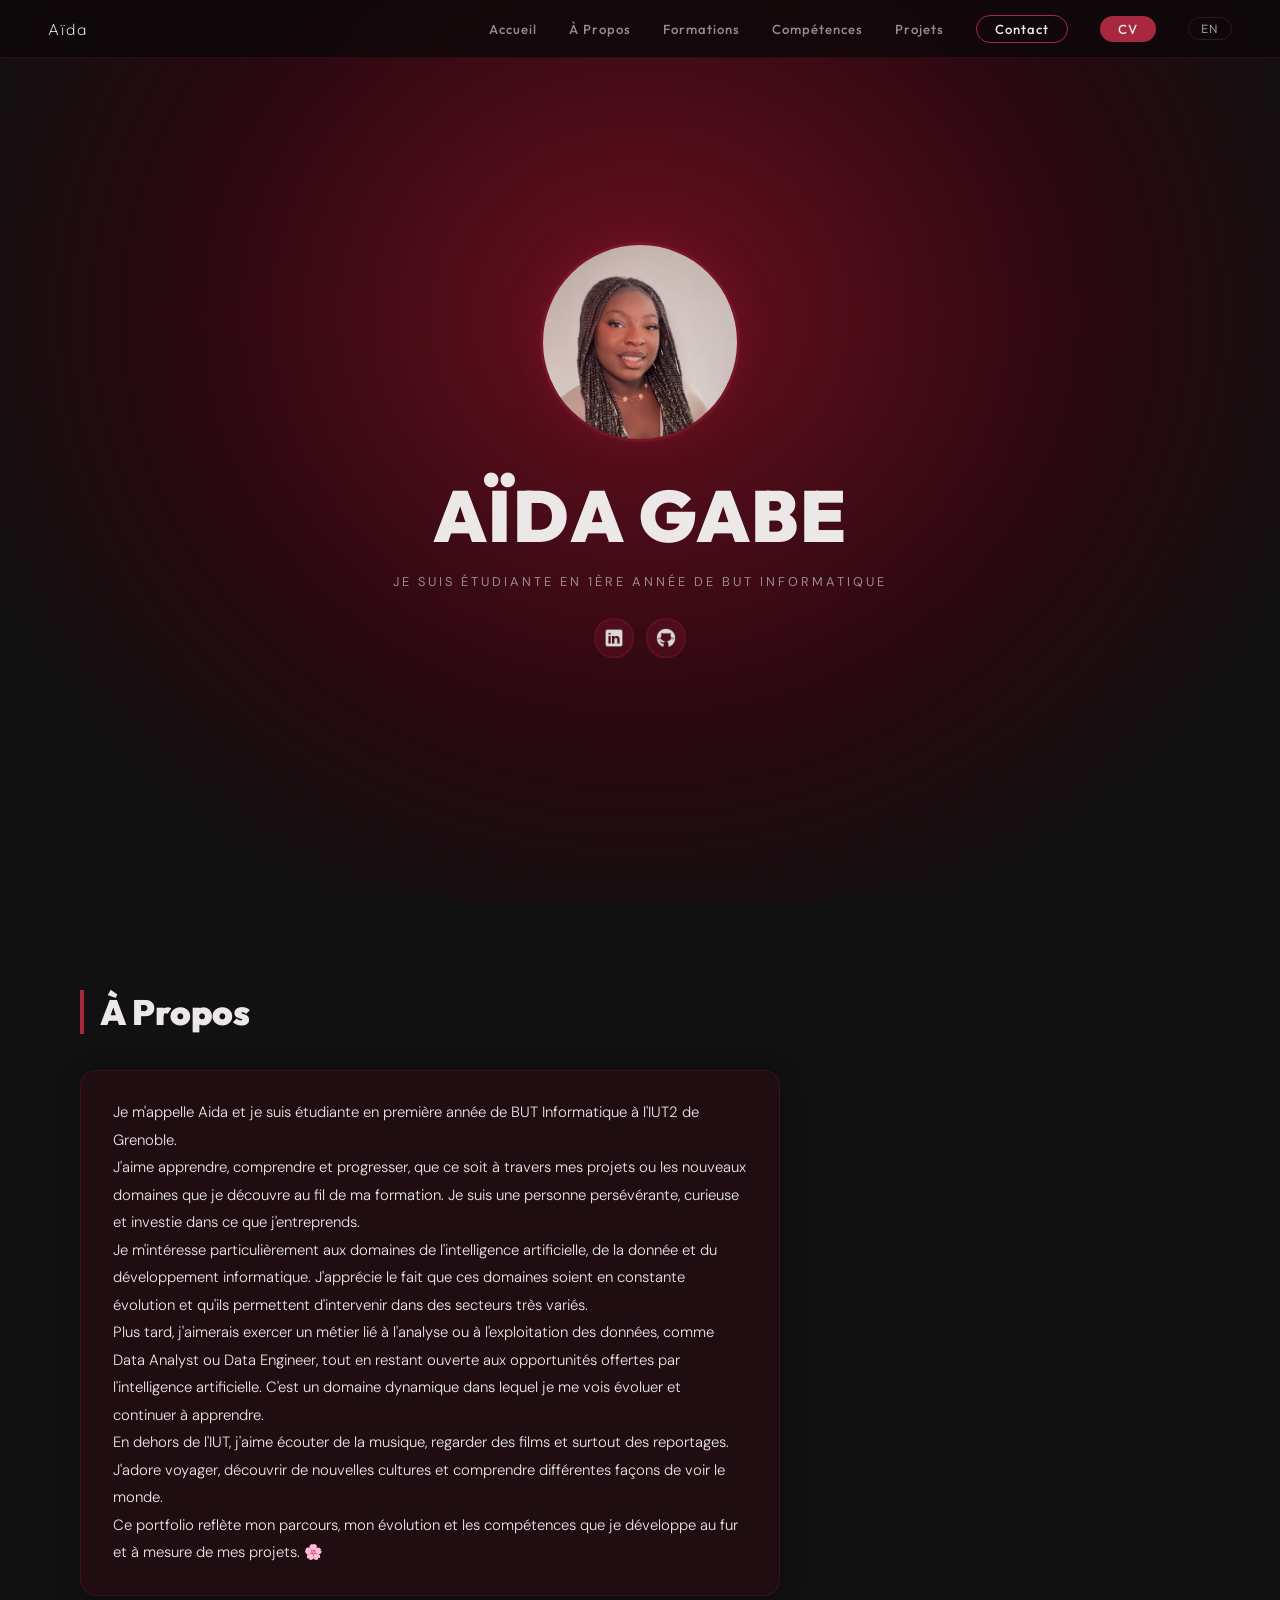
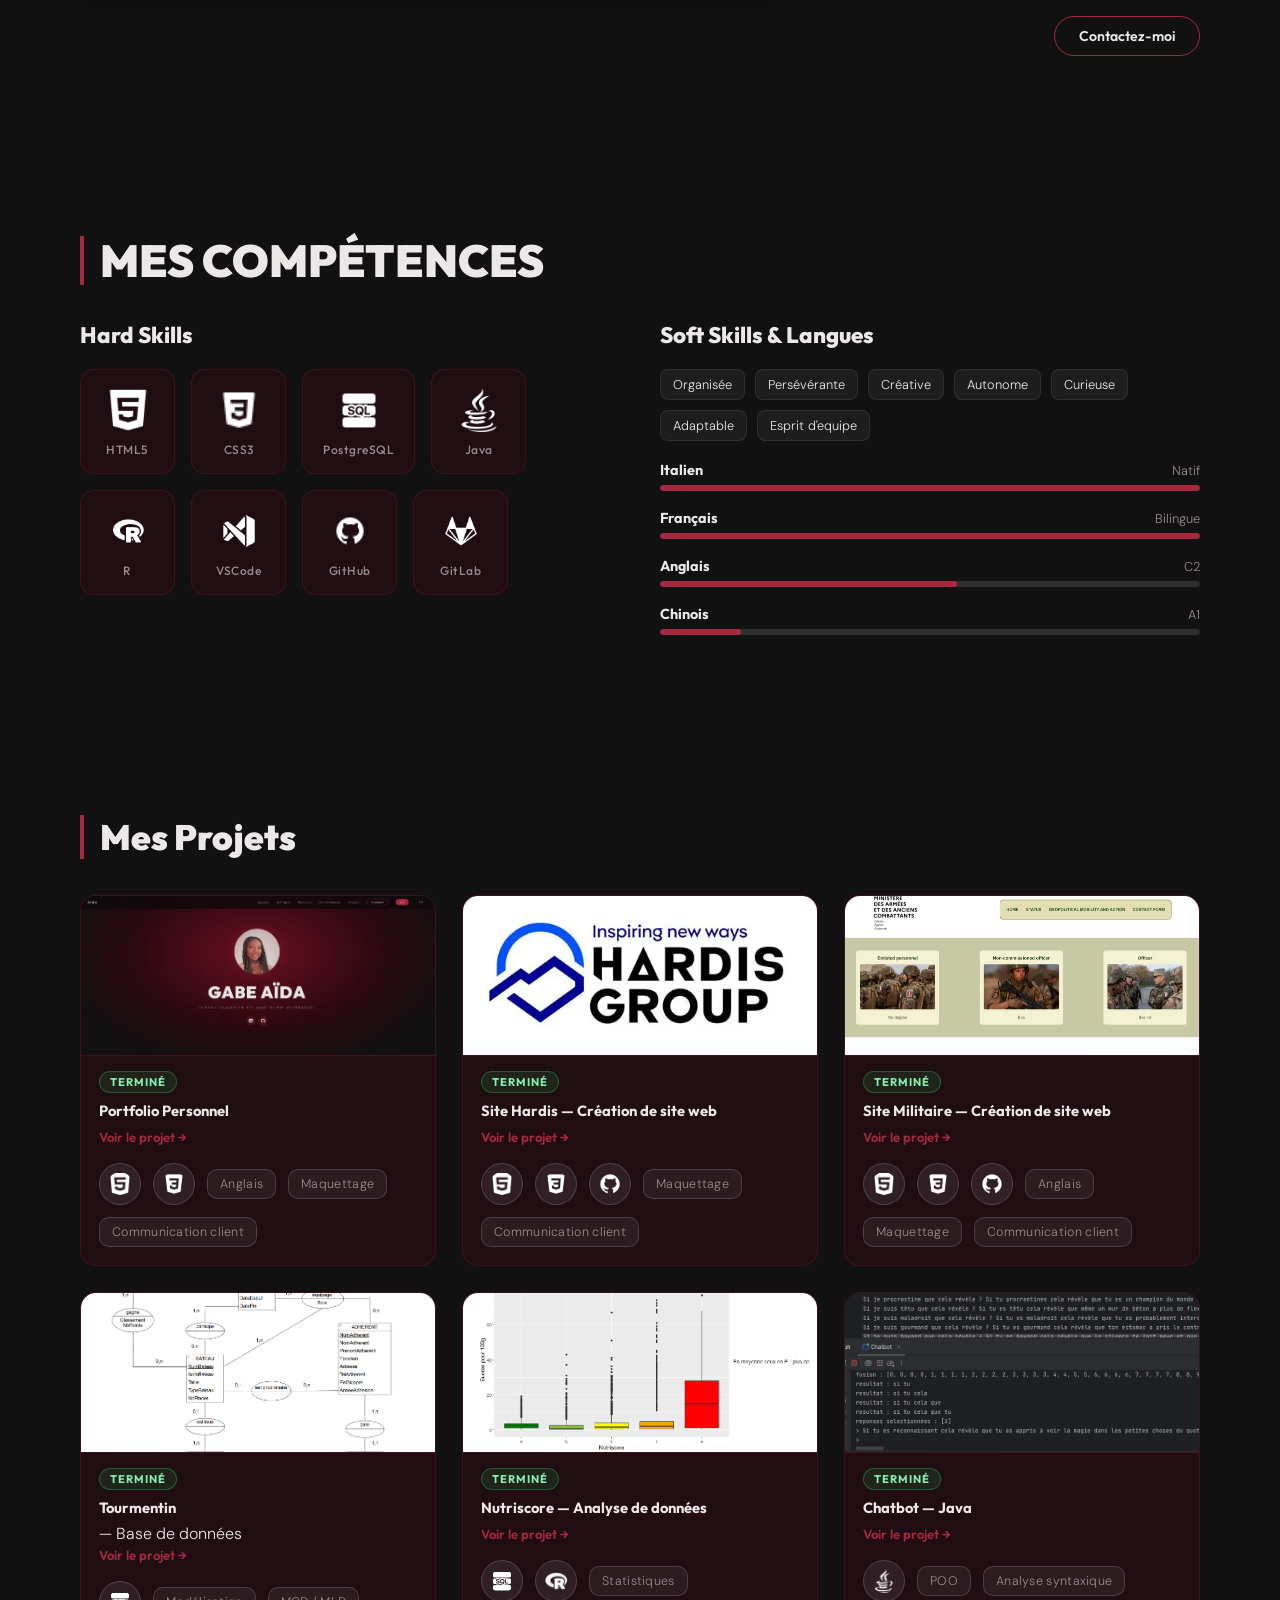
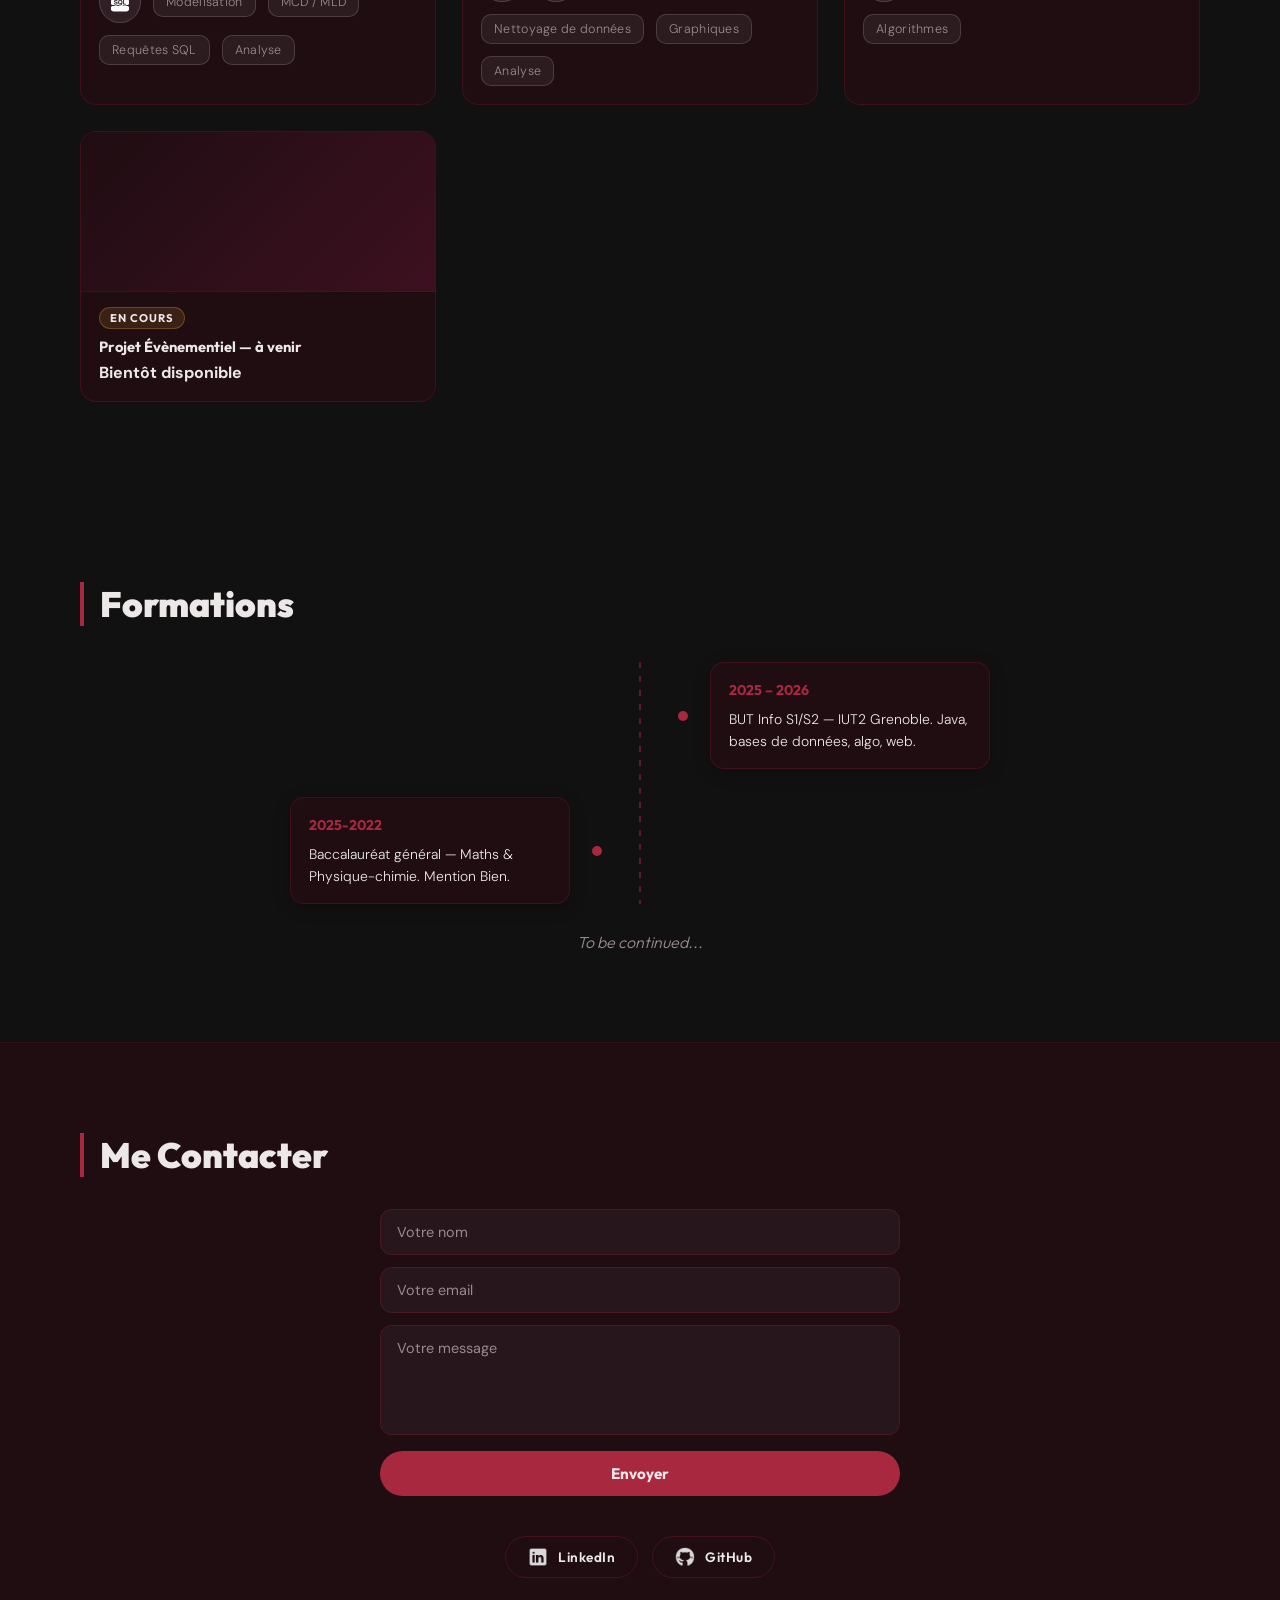
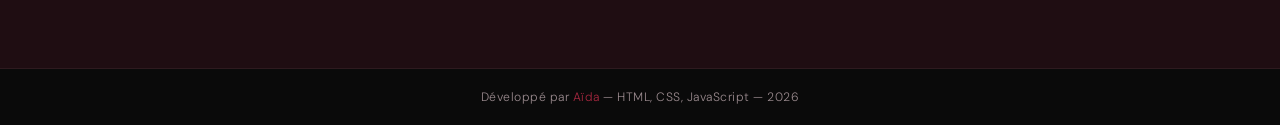
<file: index.html>
<!DOCTYPE html>
<html lang="fr">
<head>
  <meta charset="UTF-8">
  <meta name="viewport" content="width=device-width, initial-scale=1.0">
  <title>Aïda — Portfolio</title>
  <link rel="stylesheet" href="style.css">
  <link href="https://fonts.googleapis.com/css2?family=Outfit:wght@400;600;700;900&family=DM+Sans:wght@300;400;500&family=Great+Vibes&display=swap" rel="stylesheet">
</head>
<body>

  <!-- ===== NAVIGATION ===== -->
  <nav>
    <span class="nav-nom">Aïda</span>
    <a href="#accueil" data-fr="Accueil" data-en="Home">Accueil</a>
    <a href="#apropos" data-fr="À Propos" data-en="About">À Propos</a>
    <a href="#parcours" data-fr="Formations" data-en="Education">Formations</a>
    <a href="#competences" data-fr="Compétences" data-en="Skills">Compétences</a>
    <a href="#projets" data-fr="Projets" data-en="Projects">Projets</a>
    <a href="#contact" class="btn-contact" data-fr="Contact" data-en="Contact">Contact</a>
    <a href="CV_Aida-Gabe-Data_analysteJ.pdf" class="btn-cv" target="_blank">CV</a>
    <button class="btn-lang" onclick="toggleLang()">EN</button>
  </nav>

  <!-- ===== HERO ===== -->
  <section id="accueil">
   
    <div class="hero-cercle">
      <img src="photo aida.jpeg" alt="Photo d'Aïda" class="photo-placeholder">
    </div>

    <h1>AÏDA GABE</h1>
    <p class="hero-sous-titre" data-fr="JE SUIS ÉTUDIANTE EN 1ÈRE ANNÉE DE BUT INFORMATIQUE"
      data-en="I AM A 1ST YEAR BUT COMPUTER SCIENCE STUDENT">
      JE SUIS ÉTUDIANTE EN 1ÈRE ANNÉE DE BUT INFORMATIQUE
    </p>

    <div class="hero-liens">
      <a href="https://www.linkedin.com/in/aïda-gabe-3540943b4" target="_blank">
        <img src="icons8-linkedin-50.png" alt="LinkedIn">
      </a>
      <a href="https://github.com/aidaag" target="_blank">
        <img src="icons8-github-50.png" alt="GitHub">
      </a>
    </div>

  </section>

  <!-- ===== A PROPOS ===== -->
  <section id="apropos">
  <h2 data-fr="À Propos" data-en="About Me">À Propos</h2>
  <div class="carte">

    <p data-fr="Je m'appelle Aida et je suis étudiante en première année de BUT Informatique à l'IUT2 de Grenoble."
       data-en="My name is Aida, and I am a first-year Computer Science student at IUT2 Grenoble.">
      Je m'appelle Aida et je suis étudiante en première année de BUT Informatique à l'IUT2 de Grenoble.
    </p>

    <p data-fr="J'aime apprendre, comprendre et progresser, que ce soit à travers mes projets ou les nouveaux domaines que je découvre au fil de ma formation. Je suis une personne  persévérante, curieuse et investie dans ce que j'entreprends."
       data-en="I enjoy learning, exploring new concepts, and improving my skills through the projects I work on. I am a curious and dedicated person, and I like investing myself fully in what I do.">
      J'aime apprendre, comprendre et progresser, que ce soit à travers mes projets ou les nouveaux domaines que je découvre au fil de ma formation. Je suis une personne persévérante, curieuse et investie dans ce que j'entreprends.
    </p>

    <p data-fr="Je m'intéresse particulièrement aux domaines de l'intelligence artificielle, de la donnée et du développement informatique. J'apprécie le fait que ces domaines soient en constante évolution et qu'ils permettent d'intervenir dans des secteurs très variés."
       data-en="I am particularly interested in artificial intelligence, data, and software development. I appreciate that these fields are constantly evolving and allow you to work across a wide variety of sectors.">
      Je m'intéresse particulièrement aux domaines de l'intelligence artificielle, de la donnée et du développement informatique. J'apprécie le fait que ces domaines soient en constante évolution et qu'ils permettent d'intervenir dans des secteurs très variés.
    </p>

    <p data-fr="Plus tard, j'aimerais exercer un métier lié à l'analyse ou à l'exploitation des données, comme Data Analyst ou Data Engineer, tout en restant ouverte aux opportunités offertes par l'intelligence artificielle. C'est un domaine dynamique dans lequel je me vois évoluer et continuer à apprendre."
       data-en="In the future, I would like to work in a role related to data analysis or data engineering, such as Data Analyst or Data Engineer, while staying open to the opportunities offered by artificial intelligence. It is a dynamic field where I see myself growing and continuing to learn.">
      Plus tard, j'aimerais exercer un métier lié à l'analyse ou à l'exploitation des données, comme Data Analyst ou Data Engineer, tout en restant ouverte aux opportunités offertes par l'intelligence artificielle. C'est un domaine dynamique dans lequel je me vois évoluer et continuer à apprendre.
    </p>

    <p data-fr="En dehors de l'IUT, j'aime écouter de la musique, regarder des films et surtout des reportages. J'adore voyager, découvrir de nouvelles cultures et comprendre différentes façons de voir le monde."
       data-en="Outside of my studies, I enjoy listening to music, watching movies and especially documentaries. I love traveling and discovering new cultures, as it helps me broaden my perspective.">
      En dehors de l'IUT, j'aime écouter de la musique, regarder des films et surtout des reportages. J'adore voyager, découvrir de nouvelles cultures et comprendre différentes façons de voir le monde.
    </p>

    <p data-fr="Ce portfolio reflète mon parcours, mon évolution et les compétences que je développe au fur et à mesure de mes projets. 🌸"
       data-en="This portfolio showcases my journey, my progress, and the skills I continue to develop throughout my studies. 🌸">
      Ce portfolio reflète mon parcours, mon évolution et les compétences que je développe au fur et à mesure de mes projets. 🌸
    </p>

  </div>
  <a href="#contact" class="btn-rose" data-fr="Contactez-moi" data-en="Contact me">Contactez-moi</a>
  <div style="clear:both"></div>
</section>
  

  <!-- ===== COMPETENCES ===== -->
<section id="competences">
  <h2 class="titre-competences"
      data-fr="MES COMPÉTENCES"
      data-en="MY SKILLS">
    MES<br>COMPÉTENCES
  </h2>

  <div class="skills-layout">

    <!-- HARD SKILLS -->
    <div class="skills-column">
      <h3 class="skills-subtitle">Hard Skills</h3>

      <div class="competences-grille">
        <div class="badge">
          <div class="badge-icone"><img src="icons8-html-50.png" alt="HTML"></div>
          <span>HTML5</span>
        </div>
        <div class="badge">
          <div class="badge-icone"><img src="icons8-css-logo-30.png" alt="CSS"></div>
          <span>CSS3</span>
        </div>
        <div class="badge">
          <div class="badge-icone"><img src="icons8-sql-48.png" alt="SQL"></div>
          <span>PostgreSQL</span>
        </div>
        <div class="badge">
          <div class="badge-icone"><img src="icons8-java-50.png" alt="Java"></div>
          <span>Java</span>
        </div>
        <div class="badge">
          <div class="badge-icone badge-icone-r"><img src="icons8-r-project-50.png" alt="R"></div>
          <span>R</span>
        </div>
        <div class="badge">
          <div class="badge-icone badge-icone-r"><img src="icons8-visual-studio-50.png" alt="VSCode"></div>
          <span>VSCode</span>
        </div>
        <div class="badge">
          <div class="badge-icone badge-icone-r"><img src="icons8-github-logo-30.png" alt="GitHub"></div>
          <span>GitHub</span>
        </div>
        <div class="badge">
          <div class="badge-icone badge-icone-r"><img src="icons8-gitlab-50.png" alt="GitLab"></div>
          <span>GitLab</span>
        </div>
      </div>
    </div>

    <!-- SOFT SKILLS + LANGUES -->
    <div class="skills-column">
      <h3 class="skills-subtitle">Soft Skills & Langues</h3>
      <div class="softskills-list">
        <span class="tech-tag" data-fr="Organisée" data-en="Organized">Organisée</span>
        <span class="tech-tag" data-fr="Persévérante" data-en="Persistent">Persévérante</span>
        <span class="tech-tag" data-fr="Créative" data-en="Creative">Créative</span>
        <span class="tech-tag" data-fr="Autonome" data-en="Autonomous">Autonome</span>
        <span class="tech-tag" data-fr="Curieuse" data-en="Curious">Curieuse</span>
        <span class="tech-tag" data-fr="Adaptable" data-en="Adaptable">Adaptable</span>
        <span class="tech-tag" data-fr="Esprit d'equipe" data-en="Teamwork">Esprit d'equipe</span>

      </div>


      <div class="langues-container">

  <div class="langue-ligne">
    <div class="langue-header">
      <div class="langue-info">
        <span class="langue-nom" data-fr="Italien" data-en="Italian">Italien</span>
      </div>
      <span class="langue-niveau" data-fr="Natif" data-en="Native">Natif</span>
    </div>
    <div class="langue-barre-fond">
      <div class="langue-barre-remplissage" style="width: 100%"></div>
    </div>
  </div>

  <div class="langue-ligne">
    <div class="langue-header">
      <div class="langue-info">
        <span class="langue-nom" data-fr="Français" data-en="French">Français</span>
      </div>
      <span class="langue-niveau" data-fr="Bilingue" data-en="Bilingual">Bilingue</span>
    </div>
    <div class="langue-barre-fond">
      <div class="langue-barre-remplissage" style="width: 100%"></div>
    </div>
  </div>

  <div class="langue-ligne">
    <div class="langue-header">
      <div class="langue-info">
        <span class="langue-nom" data-fr="Anglais" data-en="English">Anglais</span>
      </div>
      <span class="langue-niveau" data-fr="C2" data-en="C2">C2</span>
    </div>
    <div class="langue-barre-fond">
      <div class="langue-barre-remplissage" style="width: 55%"></div>
    </div>
  </div>

  <div class="langue-ligne">
    <div class="langue-header">
      <div class="langue-info">
        <span class="langue-nom" data-fr="Chinois" data-en="Chinese">Chinois</span>
      </div>
      <span class="langue-niveau" data-fr="A1" data-en="A1">A1</span>
      </div>
      <div class="langue-barre-fond">
        <div class="langue-barre-remplissage" style="width: 15%"></div>
      </div>
    </div>

  </div>

    </div>

  </div>
</section>


  <!-- ===== PROJETS ===== -->
  <section id="projets">
    <h2 class="titre-projets" data-fr="Mes Projets" data-en="My Projects">Mes Projets</h2>
    <div class="projets-grille">

      <div class="projet-carte">
        <div class="projet-image">
          <img src="image_portfoliopng.png" >
        </div>
        <div class="projet-info">
          <span class="badge-statut badge-termine" data-fr="TERMINÉ" data-en="COMPLETED">TERMINÉ</span>
          <p class="projet-nom" data-fr="Portfolio Personnel" data-en="Personal Portfolio">Portfolio Personnel</p>
          <p class="projet-lien"><a href="Projets.html#portfolio" data-fr="Voir le projet →" data-en="See project →">Voir le projet →</a></p>
          <div class="projet-tech">
            <img src="icons8-html-50.png" alt="HTML">
            <img src="icons8-css-logo-30.png" alt="CSS">
            <span class="tech-tag" data-fr="Anglais" data-en="English">Anglais</span>
            <span class="tech-tag" data-fr="Maquettage" data-en="Mockup design">Maquettage</span>
            <span class="tech-tag" data-fr="Communication client" data-en="Client communication">Communication client</span>
          </div>
        </div>
      </div>

      <div class="projet-carte">
        <div class="projet-image">
          <img src="hardis.png.webp" alt="portfolio">
        </div>
        <div class="projet-info">
          <span class="badge-statut badge-termine" data-fr="TERMINÉ" data-en="COMPLETED">TERMINÉ</span>
          <p class="projet-nom" data-fr="Site Hardis — Création de site web" data-en="Hardis Website">Site Hardis — Création de site web</p>
          <p class="projet-lien"><a href="Projets.html#hardis" data-fr="Voir le projet →" data-en="See project →">Voir le projet →</a></p>
        <div class="projet-tech">
            <img src="icons8-html-50.png" alt="HTML">
            <img src="icons8-css-logo-30.png" alt="CSS">
            <img src="icons8-github-logo-30.png" alt="GitHub">
            <span class="tech-tag" data-fr="Maquettage" data-en="Mockup design">Maquettage</span>
            <span class="tech-tag" data-fr="Communication client" data-en="Client communication">Communication client</span> 
          </div>
        </div>
      </div>

      <div class="projet-carte">
        <div class="projet-image">
          <img src="military.png" >
        </div>
        <div class="projet-info">
          <span class="badge-statut badge-termine" data-fr="TERMINÉ" data-en="COMPLETED">TERMINÉ</span>
          <p class="projet-nom" data-fr="Site Militaire — Création de site web" data-en="Military Website">Site Militaire — Création de site web</p>
          <p class="projet-lien"><a href="Projets.html#militaire" data-fr="Voir le projet →" data-en="See project →">Voir le projet →</a></p>
          <div class="projet-tech">
            <img src="icons8-html-50.png" alt="HTML">
            <img src="icons8-css-logo-30.png" alt="CSS">
            <img src="icons8-github-logo-30.png" alt="GitHub">
             <span class="tech-tag" data-fr="Anglais" data-en="English">Anglais</span>
              <span class="tech-tag" data-fr="Maquettage" data-en="Mockup design">Maquettage</span>
              <span class="tech-tag" data-fr="Communication client" data-en="Client communication">Communication client</span>

          </div>
      
        </div>
      </div>

      <div class="projet-carte">
        <div class="projet-image">
          <img src="s1.04.png" >
        </div>
        <div class="projet-info">
          <span class="badge-statut badge-termine" data-fr="TERMINÉ" data-en="COMPLETED">TERMINÉ</span>
          <p class="projet-nom" data-fr= Tourmentin  — Base de données" data-en="Tourmentin — Database"> Tourmentin</p> — Base de données</p>
          <p class="projet-lien"><a href="Projets.html#bdd" data-fr="Voir le projet →" data-en="See project →">Voir le projet →</a></p>
          <div class="projet-tech">
            <img src="icons8-sql-48.png" alt="SQL">
            <span class="tech-tag" data-fr="Modélisation" data-en="Modeling">Modélisation</span>
            <span class="tech-tag" data-fr="MCD / MLD" data-en="Conceptual & Logical models">MCD / MLD</span>
            <span class="tech-tag" data-fr="Requêtes SQL" data-en="SQL queries">Requêtes SQL</span>
            <span class="tech-tag" data-fr="Analyse" data-en="Analysis">Analyse</span>
           </div>
        </div>
      </div>

      <div class="projet-carte">
        <div class="projet-image">
          <img src="graphique sucres.png" >
        </div>
        <div class="projet-info">
          <span class="badge-statut badge-termine" data-fr="TERMINÉ" data-en="COMPLETED">TERMINÉ</span>
          <p class="projet-nom" data-fr="Nutriscore — Analyse de données" data-en="Nutriscore — Data Analysis">Nutriscore — Analyse de données</p>
          <p class="projet-lien"><a href="Projets.html#nutriscore" data-fr="Voir le projet →" data-en="See project →">Voir le projet →</a></p>
          <div class="projet-tech">
            <img src="icons8-sql-48.png" alt="SQL">
            <img src="icons8-r-project-50.png" alt="R">
            <span class="tech-tag" data-fr="Statistiques" data-en="Statistics">Statistiques</span>
            <span class="tech-tag" data-fr="Nettoyage de données" data-en="Data cleaning">Nettoyage de données</span>
            <span class="tech-tag" data-fr="Graphiques" data-en="Charts">Graphiques</span>
            <span class="tech-tag" data-fr="Analyse" data-en="Analysis">Analyse</span>
          </div>
        </div>
      </div>

      <div class="projet-carte">
        <div class="projet-image">
          <img src="chatbot_img.png" >
        </div>
        <div class="projet-info">
          <span class="badge-statut badge-termine" data-fr="TERMINÉ" data-en="COMPLETED">TERMINÉ</span>
          <p class="projet-nom" data-fr="Chatbot — Java" data-en="Chatbot — Java">Chatbot — Java</p>
          <p class="projet-lien"><a href="Projets.html#chatbot" data-fr="Voir le projet →" data-en="See project →">Voir le projet →</a></p>
          <div class="projet-tech">
            <img src="icons8-java-50.png" alt="Java">
            <span class="tech-tag" data-fr="POO" data-en="OOP">POO</span>
            <span class="tech-tag" data-fr="Analyse syntaxique" data-en="Syntax analysis">Analyse syntaxique</span>
            <span class="tech-tag" data-fr="Algorithmes" data-en="Algorithms">Algorithmes</span>
          </div>
        </div>
      </div>

      <div class="projet-carte" style="opacity:0.45">
        <div class="projet-image"></div>
        <div class="projet-info">
          <span class="badge-statut badge-en-cours" data-fr="EN COURS" data-en="ONGOING">EN COURS</span>
          <p class="projet-nom" data-fr="Projet Évènementiel — à venir" data-en="Events Project — soon">Projet Évènementiel — à venir</p>
          <p class="projet-lien"><strong data-fr="Bientôt disponible" data-en="Coming soon">Bientôt disponible</strong></p>
        </div>
      </div>
    </div>
  </section>
<!-- ===== PARCOURS ===== -->
  <section id="parcours">
    <h2 data-fr="Formations" data-en="Education">Formations</h2>
    <div class="timeline">

      <div class="timeline-item droite">
        <div class="carte-timeline">
          <p class="annee">2025 – 2026</p>
          <p data-fr="BUT Info S1/S2 — IUT2 Grenoble. Java, bases de données, algo, web."
             data-en="BUT CS S1/S2 — IUT2 Grenoble. Java, databases, algorithms, web.">
            BUT Info S1/S2 — IUT2 Grenoble. 
        </div>
      </div>

      <div class="timeline-item gauche">
        <div class="carte-timeline">
          <p class="annee">2025-2022</p>
          <p data-fr="Baccalauréat général — Maths & Physique-chimie. Mention Bien."
             data-en="General Baccalaureate — Maths & Physics-Chemistry. Merit grade.">
            Baccalauréat général — Maths & Physique-chimie. Mention Bien.
          </p>
        </div>
      </div>

    </div>
    <p class="tbc">To be continued...</p>
  </section>
  <!-- ===== CONTACT ===== -->
  <section id="contact">
    <h2 class="titre-contact" data-fr="Me Contacter" data-en="Contact Me">Me Contacter</h2>
    <form class="formulaire" action="https://formspree.io/f/xzdqblly" method="POST">
      <input type="text" name="nom" placeholder="Votre nom"
         data-placeholder-fr="Votre nom"
         data-placeholder-en="Your name">
      <input type="email" name="email" placeholder="Votre email"
         data-placeholder-fr="Votre email"
         data-placeholder-en="Your email">
      <textarea name="message" placeholder="Votre message"
            data-placeholder-fr="Votre message"
            data-placeholder-en="Your message"></textarea>
      <button type="submit" data-fr="Envoyer" data-en="Send">Envoyer</button>

      <div class="contact-social">
        <a href="www.linkedin.com/in/aïda-gabe-3540943b4" 
          target="_blank" class="contact-social-btn">
          <img src="icons8-linkedin-50.png" alt="LinkedIn">
          <span>LinkedIn</span>
        </a>
        <a href="https://github.com/aidaag" 
          target="_blank" class="contact-social-btn">
          <img src="icons8-github-50.png" alt="GitHub">
          <span>GitHub</span>
         </a>
      </div>
    </form>
  </section>

  <!-- ===== FOOTER ===== -->
  <footer>
    Développé par <span>Aïda</span> — HTML, CSS, JavaScript — 2026
  </footer>

  <script src="script.js"></script>
  <script src="lang.js"></script>

</body>
</html>
</file>
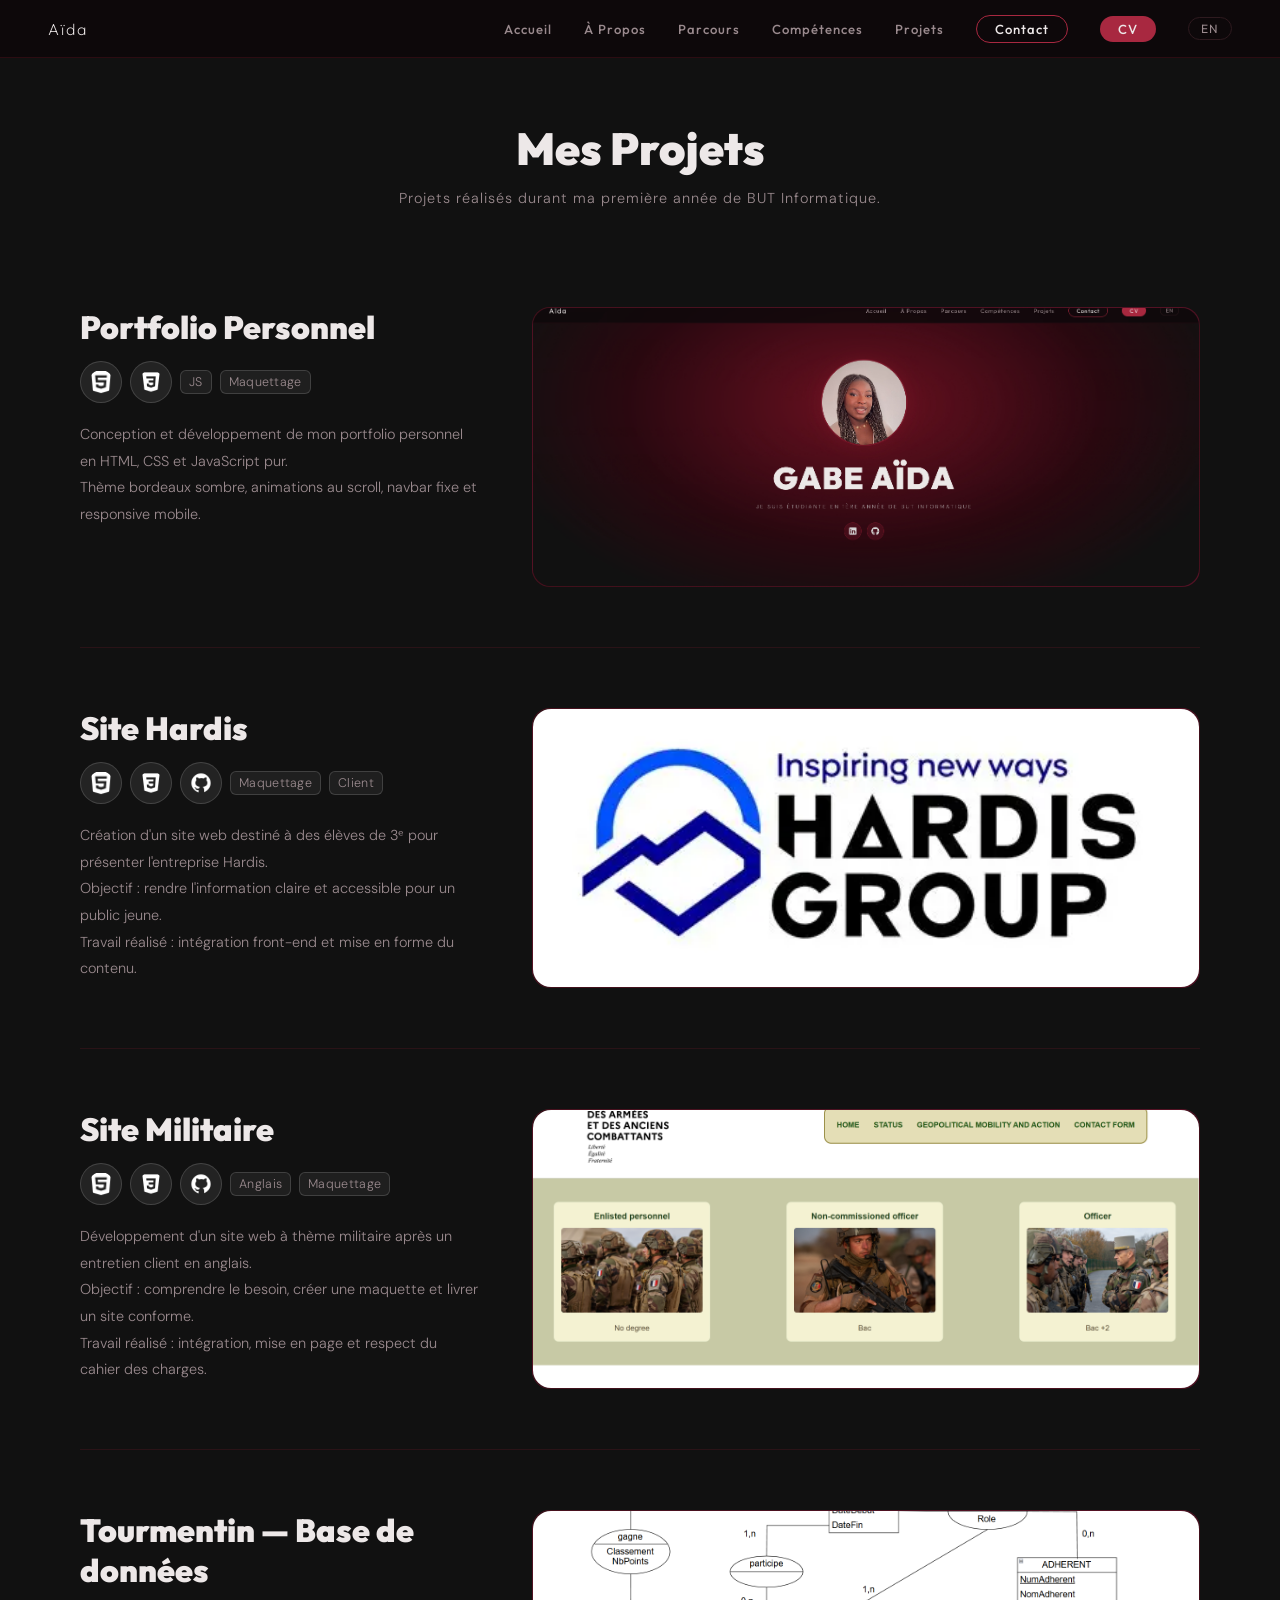
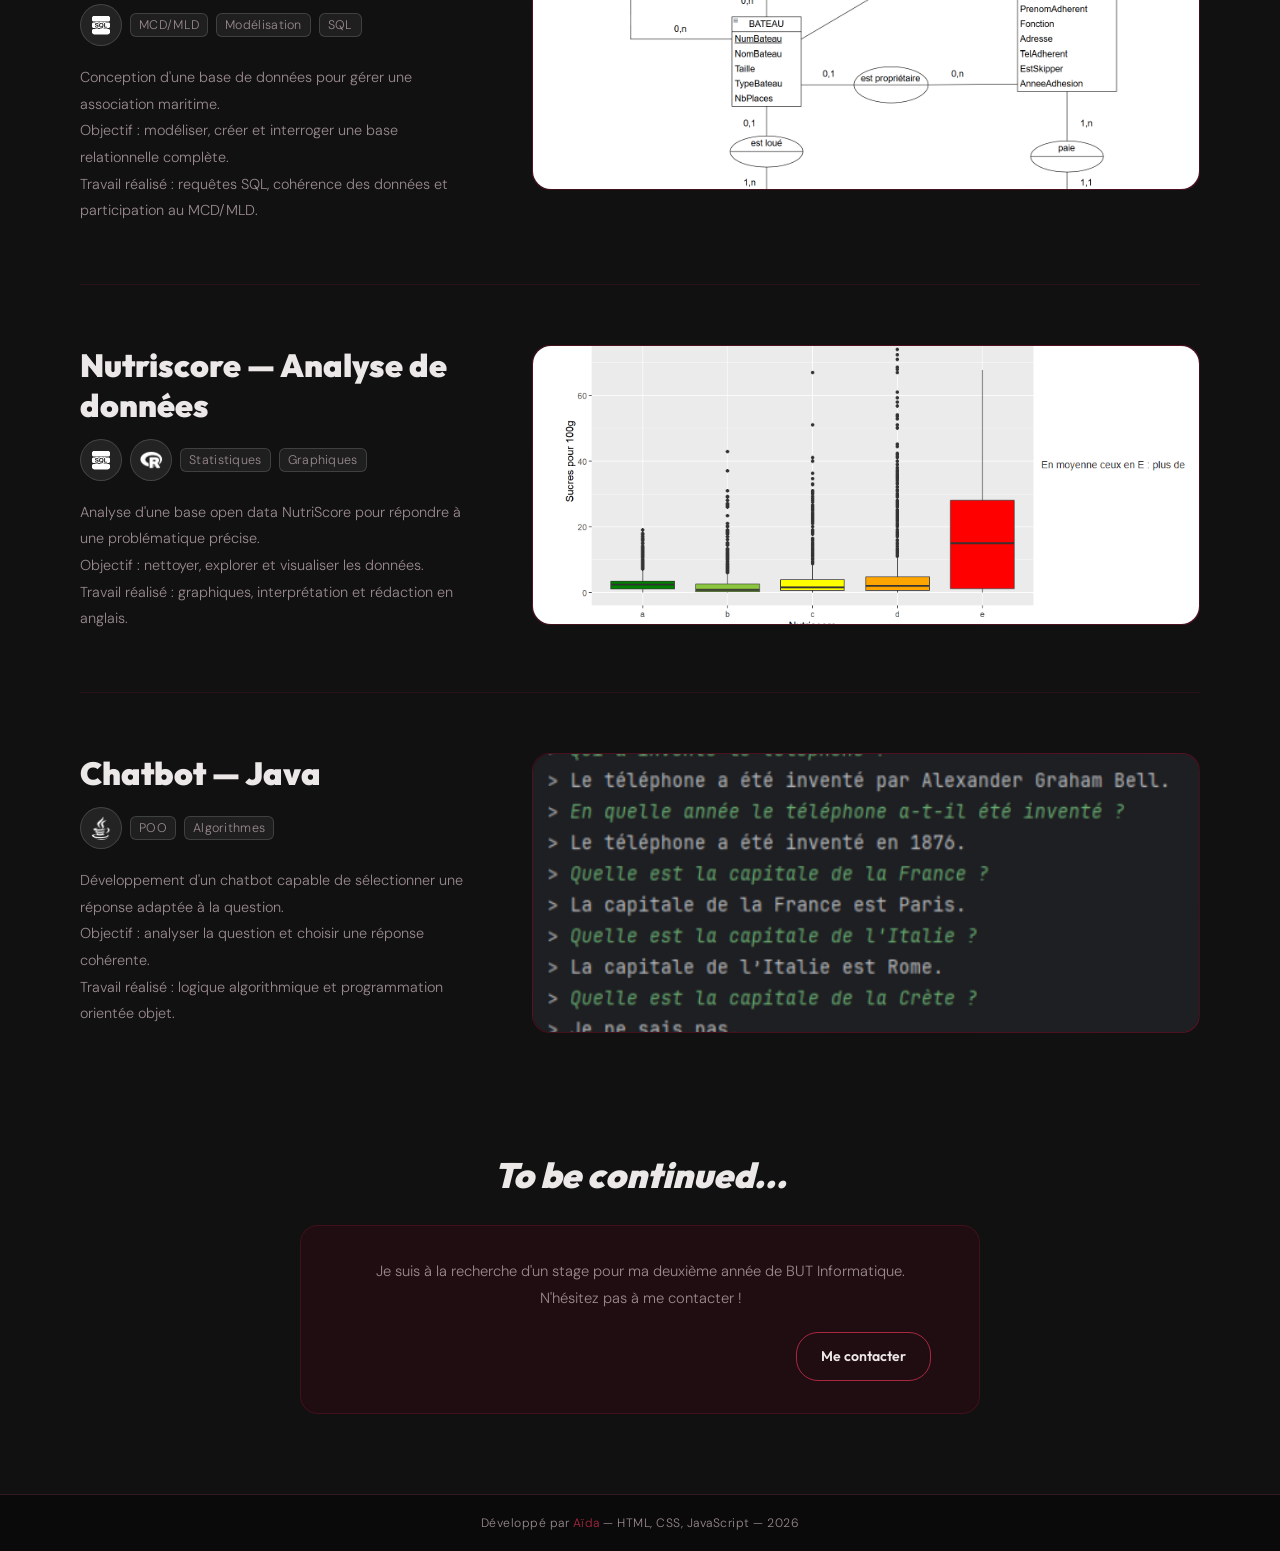
<file: Projets.html>
<!DOCTYPE html>
<html lang="fr">
<head>
  <meta charset="UTF-8">
  <meta name="viewport" content="width=device-width, initial-scale=1.0">
  <title>Projets — Aïda</title>
  <link rel="stylesheet" href="style.css">
  <link rel="stylesheet" href="projets.css">
  <link href="https://fonts.googleapis.com/css2?family=Outfit:wght@400;600;700;900&family=DM+Sans:wght@300;400;500&family=Great+Vibes&display=swap" rel="stylesheet">
</head>
<body>

  <nav>
    <span class="nav-nom">Aïda </span>
    <a href="index.html" data-fr="Accueil" data-en="Home">Accueil</a>
    <a href="index.html#apropos" data-fr="À Propos" data-en="About">À Propos</a>
    <a href="index.html#parcours" data-fr="Parcours" data-en="Journey">Parcours</a>
    <a href="index.html#competences" data-fr="Compétences" data-en="Skills">Compétences</a>
    <a href="Projets.html" data-fr="Projets" data-en="Projects">Projets</a>
    <a href="index.html#contact" class="btn-contact" data-fr="Contact" data-en="Contact">Contact</a>
    <a href="CV_Aida-Gabe-Data_analysteJ.pdf" class="btn-cv">CV</a>
    <button class="btn-lang" onclick="toggleLang()">EN</button>
  </nav>

  <div class="projets-header">
    <h1 data-fr="Mes Projets" data-en="My Projects">Mes Projets</h1>
    <p data-fr="Projets réalisés durant ma première année de BUT Informatique."
       data-en="Projects completed during my first year of BUT Computer Science.">
      Projets réalisés durant ma première année de BUT Informatique.
    </p>
  </div>

    <section class="projet-section" id="portfolio">
    <div class="projet-page-contenu">
      <div class="projet-page-gauche">
        <h2 class="projet-page-titre"
            data-fr="Portfolio Personnel"
            data-en="Personal Portfolio">Portfolio Personnel</h2>
        <div class="projet-tags">
          <img src="icons8-html-50.png" alt="HTML">
          <img src="icons8-css-logo-30.png" alt="CSS">
          <span class="tech-tag">JS</span>
          <span class="tech-tag" data-fr="Maquettage" data-en="Mockup">Maquettage</span>
        </div>
        <div class="projet-page-desc">
          <p data-fr="Conception et développement de mon portfolio personnel en HTML, CSS et JavaScript pur."
             data-en="Design and development of my personal portfolio in pure HTML, CSS and JavaScript.">
            Conception et développement de mon portfolio personnel en HTML, CSS et JavaScript pur.
          </p>
          <p data-fr="Thème bordeaux sombre, animations au scroll, navbar fixe et responsive mobile."
             data-en="Dark bordeaux theme, scroll animations, fixed navbar and mobile responsive layout.">
            Thème bordeaux sombre, animations au scroll, navbar fixe et responsive mobile.
          </p>
        </div>
      </div>
      <div class="projet-page-droite">
        <div class="projet-grande-image">
          <img src="image_portfoliopng.png" >
        </div>
      </div>
    </div>
  </section>
  <div class="separateur"></div>

  <!-- ===== HARDIS ===== -->
  <section class="projet-section" id="hardis">
    <div class="projet-page-contenu">
      <div class="projet-page-gauche">
        <h2 class="projet-page-titre"
            data-fr="Site Hardis"
            data-en="Hardis Website">Site Hardis</h2>
        <div class="projet-tags">
          <img src="icons8-html-50.png" alt="HTML">
          <img src="icons8-css-logo-30.png" alt="CSS">
          <img src="icons8-github-logo-30.png" alt="GitHub">
          <span class="tech-tag" data-fr="Maquettage" data-en="Mockup">Maquettage</span>
          <span class="tech-tag" data-fr="Client" data-en="Client">Client</span>
        </div>
        <div class="projet-page-desc">
          <p data-fr="Création d'un site web destiné à des élèves de 3ᵉ pour présenter l'entreprise Hardis."
             data-en="Creation of a website introducing the Hardis company to middle-school students.">
            Création d'un site web destiné à des élèves de 3ᵉ pour présenter l'entreprise Hardis.
          </p>
          <p data-fr="Objectif : rendre l'information claire et accessible pour un public jeune."
             data-en="Goal: present information clearly and make it accessible for a young audience.">
            Objectif : rendre l'information claire et accessible pour un public jeune.
          </p>
          <p data-fr="Travail réalisé : intégration front-end et mise en forme du contenu."
             data-en="Work done: front-end integration and content layout.">
            Travail réalisé : intégration front-end et mise en forme du contenu.
          </p>
        </div>
      </div>
      <div class="projet-page-droite">
        <div class="projet-grande-image">
          <img src="hardis.png.webp" >
        </div>
      </div>
    </div>
  </section>
  <div class="separateur"></div>

  <!-- ===== MILITAIRE ===== -->
  <section class="projet-section" id="militaire">
    <div class="projet-page-contenu">
      <div class="projet-page-gauche">
        <h2 class="projet-page-titre"
            data-fr="Site Militaire"
            data-en="Military Website">Site Militaire</h2>
        <div class="projet-tags">
          <img src="icons8-html-50.png" alt="HTML">
          <img src="icons8-css-logo-30.png" alt="CSS">
          <img src="icons8-github-logo-30.png" alt="GitHub">
          <span class="tech-tag" data-fr="Anglais" data-en="English">Anglais</span>
          <span class="tech-tag" data-fr="Maquettage" data-en="Mockup">Maquettage</span>
        </div>
        <div class="projet-page-desc">
          <p data-fr="Développement d'un site web à thème militaire après un entretien client en anglais."
             data-en="Development of a military-themed website after a simulated client interview in English.">
            Développement d'un site web à thème militaire après un entretien client en anglais.
          </p>
          <p data-fr="Objectif : comprendre le besoin, créer une maquette et livrer un site conforme."
             data-en="Goal: understand the client's needs, design a mockup, and deliver a compliant website.">
            Objectif : comprendre le besoin, créer une maquette et livrer un site conforme.
          </p>
          <p data-fr="Travail réalisé : intégration, mise en page et respect du cahier des charges."
             data-en="Work done: integration, layout, and requirements compliance.">
            Travail réalisé : intégration, mise en page et respect du cahier des charges.
          </p>
        </div>
      </div>
      <div class="projet-page-droite">
        <div class="projet-grande-image">
          <img src="military.png" >
        </div>
      </div>
    </div>
  </section>
  <div class="separateur"></div>

  <!-- ===== TOURMENTIN ===== -->
  <section class="projet-section" id="bdd">
    <div class="projet-page-contenu">
      <div class="projet-page-gauche">
        <h2 class="projet-page-titre"
            data-fr="Tourmentin — Base de données"
            data-en="Tourmentin — Database">Tourmentin — Base de données</h2>
        <div class="projet-tags">
          <img src="icons8-sql-48.png" alt="SQL">
          <span class="tech-tag">MCD/MLD</span>
          <span class="tech-tag" data-fr="Modélisation" data-en="Modeling">Modélisation</span>
          <span class="tech-tag" data-fr="SQL" data-en="SQL">SQL</span>
        </div>
        <div class="projet-page-desc">
          <p data-fr="Conception d'une base de données pour gérer une association maritime."
             data-en="Design of a relational database for managing a maritime association.">
            Conception d'une base de données pour gérer une association maritime.
          </p>
          <p data-fr="Objectif : modéliser, créer et interroger une base relationnelle complète."
             data-en="Goal: model, build, and query a complete relational system.">
            Objectif : modéliser, créer et interroger une base relationnelle complète.
          </p>
          <p data-fr="Travail réalisé : requêtes SQL, cohérence des données et participation au MCD/MLD."
             data-en="Work done: SQL queries, data consistency, and contribution to MCD/MLD.">
            Travail réalisé : requêtes SQL, cohérence des données et participation au MCD/MLD.
          </p>
        </div>
      </div>
      <div class="projet-page-droite">
        <div class="projet-grande-image">
          <img src="s1.04.png" >

        </div>
      </div>
    </div>
  </section>
  <div class="separateur"></div>

  <!-- ===== NUTRISCORE ===== -->
  <section class="projet-section" id="nutriscore">
    <div class="projet-page-contenu">
      <div class="projet-page-gauche">
        <h2 class="projet-page-titre"
            data-fr="Nutriscore — Analyse de données"
            data-en="Nutriscore — Data Analysis">Nutriscore — Analyse de données</h2>
        <div class="projet-tags">
          <img src="icons8-sql-48.png" alt="SQL">
          <img src="icons8-r-project-50.png" alt="R">
          <span class="tech-tag" data-fr="Statistiques" data-en="Statistics">Statistiques</span>
          <span class="tech-tag" data-fr="Graphiques" data-en="Charts">Graphiques</span>
        </div>
        <div class="projet-page-desc">
          <p data-fr="Analyse d'une base open data NutriScore pour répondre à une problématique précise."
             data-en="Analysis of an open-data NutriScore dataset to answer a specific question.">
            Analyse d'une base open data NutriScore pour répondre à une problématique précise.
          </p>
          <p data-fr="Objectif : nettoyer, explorer et visualiser les données."
             data-en="Goal: clean, explore, and visualize the data.">
            Objectif : nettoyer, explorer et visualiser les données.
          </p>
          <p data-fr="Travail réalisé : graphiques, interprétation et rédaction en anglais."
             data-en="Work done: charts, interpretation, and English-written analysis.">
            Travail réalisé : graphiques, interprétation et rédaction en anglais.
          </p>
        </div>
      </div>
      <div class="projet-page-droite">
        <div class="projet-grande-image">
          <img src="graphique sucres.png" >
        </div>
      </div>
    </div>
  </section>
  <div class="separateur"></div>

  <!-- ===== CHATBOT ===== -->
  <section class="projet-section" id="chatbot">
    <div class="projet-page-contenu">
      <div class="projet-page-gauche">
        <h2 class="projet-page-titre"
            data-fr="Chatbot — Java"
            data-en="Chatbot — Java">Chatbot — Java</h2>
        <div class="projet-tags">
          <img src="icons8-java-50.png" alt="Java">
          <span class="tech-tag">POO</span>
          <span class="tech-tag" data-fr="Algorithmes" data-en="Algorithms">Algorithmes</span>
        </div>
        <div class="projet-page-desc">
          <p data-fr="Développement d'un chatbot capable de sélectionner une réponse adaptée à la question."
             data-en="Development of a chatbot able to select an appropriate answer based on the user's question.">
            Développement d'un chatbot capable de sélectionner une réponse adaptée à la question.
          </p>
          <p data-fr="Objectif : analyser la question et choisir une réponse cohérente."
             data-en="Goal: analyze the question and choose a coherent response.">
            Objectif : analyser la question et choisir une réponse cohérente.
          </p>
          <p data-fr="Travail réalisé : logique algorithmique et programmation orientée objet."
             data-en="Work done: algorithm design and object-oriented programming.">
            Travail réalisé : logique algorithmique et programmation orientée objet.
          </p>
        </div>
      </div>
      <div class="projet-page-droite">
        <div class="projet-grande-image">
          <img src="Capture_Chatbot_Java.png" >
        </div>
      </div>
    </div>
  </section>


  <section class="tbc-section">
    <h2 class="tbc-titre">To be continued...</h2>
    <div class="tbc-carte">
      <p data-fr="Je suis à la recherche d'un stage pour ma deuxième année de BUT Informatique. N'hésitez pas à me contacter !"
         data-en="I am looking for an internship for my second year of BUT Computer Science. Feel free to contact me!">
        Je suis à la recherche d'un stage pour ma deuxième année de BUT Informatique. N'hésitez pas à me contacter !
      </p>
      <a href="index.html#contact" class="btn-rose" data-fr="Me contacter" data-en="Contact me">Me contacter</a>
      <div style="clear:both"></div>
    </div>
  </section>

  <footer>
    Développé par <span>Aïda</span> — HTML, CSS, JavaScript — 2026
  </footer>

  <script src="script.js"></script>
  <script src="lang.js"></script>
</body>
</html>
</file>
<file: style.css>
/* =============================================
   PORTFOLIO AÏDA — style.css (thème bordeaux sombre)
============================================= */

:root {
  --bordeaux:      #8B1A2E;   /* bordeaux principal */
  --bordeaux-vif:  #A82840;   /* bordeaux légèrement plus vif pour accents */
  --bordeaux-pale: #1F0D12;   /* bordeaux très sombre pour les cartes */
  --fond:          #111111;   /* fond principal quasi noir */
  --fond-nav:      rgba(14, 8, 10, 0.85);
  --blanc:         #EDE8E8;   /* blanc chaud, pas trop blanc */
  --texte:         #EDE8E8;
  --texte-gris:    #9A8A8E;
  --ligne:         #2E1A1F;
  /* alias pour compatibilité avec l'ancien code */
  --rose:          #A82840;
  --rose-clair:    #6B1525;
  --rose-pale:     #1F0D12;
  --gris:          #111111;
}

* { margin: 0; padding: 0; box-sizing: border-box; }
html { scroll-behavior: smooth; }

body {
  font-family: 'DM Sans', sans-serif;
  background: var(--fond);
  color: var(--texte);
  font-weight: 300;
}

/* ===== NAVIGATION ===== */
nav {
  position: fixed;
  top: 0; left: 0; right: 0;
  z-index: 100;
  background: var(--fond-nav);
  backdrop-filter: blur(14px);
  -webkit-backdrop-filter: blur(14px);
  display: flex;
  align-items: center;
  justify-content: flex-end;
  padding: 0 48px;
  height: 58px;
  gap: 32px;
  border-bottom: 1px solid rgba(139, 26, 46, 0.25);
}

.nav-nom {
  font-family: 'Outfit', sans-serif;
  font-weight: 220;
  font-size: 1rem;
  color: var(--blanc);
  letter-spacing: 2px;
  margin-right: auto;
}


nav a {
  font-family: 'Outfit', sans-serif;
  font-weight: 500;
  font-size: 0.82rem;
  color: var(--texte-gris);
  text-decoration: none;
  letter-spacing: 1px;
  transition: color 0.2s;
}

nav a:hover { color: var(--blanc); }

.btn-contact {
  border: 1.5px solid var(--bordeaux-vif);
  color: var(--blanc) ;
  border-radius: 20px;
  padding: 5px 18px;
  transition: background 0.2s ;
}

.btn-contact:hover {
  background: var(--bordeaux-vif);
}

.btn-cv {
  background: var(--bordeaux-vif);
  color: var(--blanc) ;
  border-radius: 20px;
  padding: 5px 18px;
  transition: opacity 0.2s ;
}

.btn-cv:hover { opacity: 0.8; }

.btn-lang {
  background: none;
  border: 1px solid var(--ligne);
  color: var(--texte-gris);
  border-radius: 14px;
  padding: 3px 12px;
  font-family: 'Outfit', sans-serif;
  font-size: 0.75rem;
  letter-spacing: 1px;
  cursor: pointer;
  transition: border-color 0.2s, color 0.2s;
}

.btn-lang:hover {
  border-color: var(--bordeaux-vif);
  color: var(--blanc);
}

/* ===== SECTIONS ===== */
section { padding: 90px 80px; }

/* ===== TITRES ===== */
h2 {
  font-family: 'Outfit', sans-serif;
  font-weight: 900;
  font-size: 2.2rem;
  color: var(--blanc);
  margin-bottom: 36px;
  border-left: 4px solid var(--bordeaux-vif);
  padding-left: 16px;
}

/* ===== LIGNE SÉPARATRICE ===== */
.section-ligne {
  width: 36px;
  height: 2px;
  background: var(--bordeaux-vif);
  margin-bottom: 40px;
}

/* ===== CARTE TEXTE ===== */
.carte {
  background: var(--bordeaux-pale);
  border-radius: 16px;
  padding: 28px 32px;
  max-width: 700px;
  line-height: 1.85;
  font-size: 0.93rem;
  border: 1px solid rgba(139, 26, 46, 0.3);
  color: var(--texte);
  box-shadow: 0 4px 24px rgba(0,0,0,0.3);
}

/* ===== BOUTON ROSE (bordeaux ici) ===== */
.btn-rose {
  display: inline-block;
  margin-top: 20px;
  background: none;
  border: 1.5px solid var(--bordeaux-vif);
  color: var(--blanc);
  font-family: 'Outfit', sans-serif;
  font-weight: 600;
  border-radius: 22px;
  padding: 10px 24px;
  text-decoration: none;
  font-size: 0.88rem;
  transition: background 0.2s;
  float: right;
}

.btn-rose:hover { background: var(--bordeaux-vif); }

/* ===== HERO ===== */

#accueil {
  min-height: 100vh;
 display: flex;
 flex-direction: column;
 align-items: center;
 justify-content: center;
 text-align: center;
  position: relative;
  overflow: hidden;
  background: radial-gradient(ellipse at 50% 35%, #6B1020 0%, #2A0810 50%, #111111 80%);
}

/* ===== CERCLE PHOTO ===== */
.hero-cercle {
  width: 200px;
  height: 200px;
  border-radius: 50%;
  overflow: hidden;
  margin-bottom: 28px;
  border: 3px solid rgba(139, 26, 46, 0.6);
  box-shadow: 0 0 40px rgba(139, 26, 46, 0.3);
  flex-shrink: 0;
}

.hero-cercle img {
  width: 100%;
  height: 100%;
  object-fit: cover;
  object-position: center top;
}

.photo-placeholder {
  width: 70px;
  height: 70px;
  opacity: 0.85;

}

#accueil h1 {
  font-family: 'Outfit', sans-serif;
  font-weight: 900;
  font-size: clamp(2.5rem, 6vw, 4.5rem);
  color: var(--blanc);
  letter-spacing: 2px;
  border: none;
  padding: 0;
  margin-bottom: 12px;
}

.hero-sous-titre {
  font-size: 0.8rem;
  font-weight: 400;
  letter-spacing: 3px;
  text-transform: uppercase;
  color: var(--texte-gris);
  margin-bottom: 28px;
}

/* Icônes LinkedIn / GitHub */
.hero-liens { display: flex; gap: 12px; justify-content: center; }

.hero-liens a {
  width: 40px; height: 40px;
  border-radius: 50%;
  background: rgba(139, 26, 46, 0.25);
  border: 1px solid rgba(139, 26, 46, 0.5);
  display: flex;
  align-items: center;
  justify-content: center;
  text-decoration: none;
  padding: 9px;
  transition: background 0.2s, transform 0.2s;
}

.hero-liens a img {
  width: 20px; height: 20px;
  filter: brightness(0) invert(0.85); /* icônes blanc cassé */
}

.hero-liens a:hover {
  background: var(--bordeaux-vif);
  transform: translateY(-2px);
}



/* ===== PROJETS ===== */

.badge-statut {
  display: inline-block;
  font-family: 'Outfit', sans-serif;
  font-size: 0.7rem;
  font-weight: 700;
  letter-spacing: 1px;
  border-radius: 12px;
  padding: 3px 10px;
  margin-bottom: 8px;
}

.badge-termine {
  background: rgba(34, 197, 94, 0.12);
  border: 1px solid rgba(34, 197, 94, 0.35);
  color: #86efac;
}

.badge-en-cours {
  background: rgba(168, 40, 64, 0.2);
  border: 1px solid rgba(168, 40, 64, 0.45);
  color: var(--blanc);
}

.badge-bientot {
  background: rgba(255,255,255,0.06);
  border: 1px solid rgba(255,255,255,0.15);
  color: var(--texte-gris);
}

/* ===== PARCOURS ===== */
#parcours { overflow: hidden; }

.timeline {
  position: relative;
  max-width: 700px;
  margin: 0 auto;
}

.timeline::before {
  content: '';
  position: absolute;
  left: 50%;
  top: 0; bottom: 0;
  width: 1px;
  background: repeating-linear-gradient(
    to bottom,
    var(--bordeaux-vif) 0px,
    var(--bordeaux-vif) 6px,
    transparent 6px,
    transparent 14px
  );
  transform: translateX(-50%);
}

.timeline-item {
  display: flex;
  margin-bottom: 28px;
  position: relative;
}

.timeline-item.gauche {
  justify-content: flex-start;
  padding-right: 54%;
}

.timeline-item.droite {
  justify-content: flex-end;
  padding-left: 54%;
}

.carte-timeline {
  background: var(--bordeaux-pale);
  border-radius: 14px;
  padding: 16px 18px;
  font-size: 0.87rem;
  line-height: 1.6;
  border: 1px solid rgba(139, 26, 46, 0.3);
  max-width: 280px;
  position: relative;
  box-shadow: 0 4px 16px rgba(0,0,0,0.25);
  color: var(--texte);
}

.carte-timeline::after {
  content: '';
  position: absolute;
  width: 10px; height: 10px;
  background: var(--bordeaux-vif);
  border-radius: 50%;
  top: 50%;
  transform: translateY(-50%);
}

.timeline-item.gauche .carte-timeline::after { right: -33px; }
.timeline-item.droite .carte-timeline::after { left: -33px; }

.annee {
  font-family: 'Outfit', sans-serif;
  font-weight: 700;
  color: var(--bordeaux-vif);
  margin-bottom: 6px;
  font-size: 0.88rem;
}

.tbc {
  font-family: 'Outfit', sans-serif;
  font-style: italic;
  color: var(--texte-gris);
  font-size: 1rem;
  margin-top: 12px;
  text-align: center;
}


/* ===== TECH ICONS (horizontaux + ronds) ===== */

.projet-tech {
  display: flex;
  flex-wrap: wrap;
  align-items: center;
  gap: 12px;
  margin-top: 16px;
}

/* Icônes rondes */
.projet-tech img {
  width: 42px;
  height: 42px;
  padding: 8px;
  border-radius: 50%;
  background: rgba(255,255,255,0.08);
  border: 1px solid rgba(255,255,255,0.15);
  object-fit: contain;
  display: block;
  transition: transform 0.25s ease, box-shadow 0.25s ease;  
}

.projet-tech img:hover {
  transform: scale(1.08);
  box-shadow: 0 0 12px rgba(168, 40, 64, 0.45);
}


/* Badges texte */
.projet-tech span {
  background: rgba(255,255,255,0.06);
  border: 1px solid rgba(255,255,255,0.15);
  padding: 6px 12px;
  border-radius: 10px;
  font-size: 0.78rem;
  color: var(--texte-gris);
  letter-spacing: 0.3px;
  width: fit-content;
  transition: transform 0.25s ease, box-shadow 0.25s ease, background 0.25s ease;  
  
}

.projet-tech span:hover {
  transform: scale(1.05);
  background: rgba(168, 40, 64, 0.25);
  box-shadow: 0 0 10px rgba(168, 40, 64, 0.35);
}

/*====COMPETENCES====*/

/* ===== TITRE ===== */
.titre-competences {
  font-family: 'Outfit', sans-serif;
  font-weight: 900;
  font-size: 2.8rem;
  color: var(--blanc);
  line-height: 1.1;
  margin-bottom: 36px;
}

/* ===== LAYOUT 2 COLONNES ===== */
.skills-layout {
  display: grid;
  grid-template-columns: 1fr 1fr;
  gap: 40px;
}

.skills-column {
  display: flex;
  flex-direction: column;
  gap: 20px;
}

.skills-subtitle {
  font-family: 'Outfit', sans-serif;
  font-weight: 800;
  font-size: 1.4rem;
  color: var(--blanc);
}

/* ===== HARD SKILLS (tes badges existants) ===== */
.competences-grille {
  display: flex;
  flex-wrap: wrap;
  gap: 16px;
}

.badge {
  background: var(--bordeaux-pale);
  border: 1px solid rgba(139, 26, 46, 0.3);
  border-radius: 14px;
  padding: 16px 20px;
  display: flex;
  flex-direction: column;
  align-items: center;
  gap: 8px;
  min-width: 95px;
  transition: transform 0.2s, border-color 0.2s, box-shadow 0.2s;
}

.badge:hover {
  transform: translateY(-4px);
  border-color: var(--bordeaux-vif);
  box-shadow: 0 8px 24px rgba(139, 26, 46, 0.2);
}

.badge-icone {
  width: 48px; height: 48px;
  display: flex;
  align-items: center;
  justify-content: center;
}

.badge-icone img {
  width: 44px; height: 44px;
  object-fit: contain;
}

.badge-icone-r img { width: 34px; height: 34px; }

.badge span {
  font-family: 'Outfit', sans-serif;
  font-weight: 500;
  font-size: 0.75rem;
  color: var(--texte-gris);
  letter-spacing: 0.5px;
}

/* ===== SOFT SKILLS ===== */
.softskills-list {
  display: flex;
  flex-wrap: wrap;
  gap: 10px;
}

.softskills-list span {
  background: rgba(255,255,255,0.05);
  border: 1px solid rgba(255,255,255,0.08);
  padding: 6px 12px;
  border-radius: 8px;
  font-size: 0.8rem;
  color: var(--blanc);
  transition: transform 0.25s ease, box-shadow 0.25s ease, background 0.25s ease;
}
.softskills-list span:hover {
  transform: scale(1.05);
  background: rgba(168, 40, 64, 0.25);
  box-shadow: 0 0 10px rgba(168, 40, 64, 0.35);
}

/* ===== LANGUES ===== */
.langues-container {
  display: flex;
  flex-direction: column;
  gap: 18px;
}

.langue-ligne {
  display: flex;
  flex-direction: column;
  gap: 6px;
}

.langue-header {
  display: flex;
  justify-content: space-between;
  align-items: center;
}

.langue-info {
  display: flex;
  align-items: center;
  gap: 10px;
}

.langue-drapeau {
  font-size: 1.3rem;
}

.langue-nom {
  font-family: 'Outfit', sans-serif;
  font-weight: 700;
  font-size: 0.9rem;
  color: var(--blanc);
}

.langue-niveau {
  font-size: 0.8rem;
  color: var(--texte-gris);
}

.langue-barre-fond {
  width: 100%;
  height: 6px;
  background: rgba(255,255,255,0.12);
  border-radius: 4px;
  overflow: hidden;
}

.langue-barre-remplissage {
  height: 100%;
  background: var(--bordeaux-vif);
  border-radius: 4px;
  transition: width 0.6s ease;
}

/* ===== PROJETS ===== */

.badge-statut {
  display: inline-block;
  font-family: 'Outfit', sans-serif;
  font-size: 0.7rem;
  font-weight: 700;
  letter-spacing: 1px;
  border-radius: 12px;
  padding: 3px 10px;
  margin-bottom: 8px;
}

.badge-termine {
  background: rgba(34, 197, 94, 0.12);
  border: 1px solid rgba(34, 197, 94, 0.35);
  color: #86efac;
}

.badge-en-cours {
  background: rgba(168, 115, 40, 0.2);
  border: 1px solid rgba(168, 115, 40, 0.45);
  color: var(--blanc);
}

.badge-bientot {
  background: rgba(255,255,255,0.06);
  border: 1px solid rgba(255,255,255,0.15);
  color: var(--texte-gris);
}

.titre-projets {
  font-family: 'Outfit', sans-serif;
  font-weight: 900;
  font-size: 2.2rem;
  color: var(--blanc);
  margin-bottom: 36px;
  border-left: 4px solid var(--bordeaux-vif);
  padding-left: 16px;
}

.projets-grille {
  display: grid;
  grid-template-columns: repeat(3, 1fr);
  gap: 26px;
}


.projet-image img {
  width: 100%;
  height: 100%;
  object-fit: cover;
  object-position: center;
  display: block;
}

.projet-carte {
  background: var(--bordeaux-pale);
  border-radius: 16px;
  overflow: hidden;
  border: 1px solid rgba(139, 26, 46, 0.3);
  transition: transform 0.2s, border-color 0.2s, box-shadow 0.2s;
}

.projet-carte:hover {
  transform: translateY(-4px);
  border-color: var(--bordeaux-vif);
  box-shadow: 0 8px 28px rgba(139, 26, 46, 0.2);
}

.projet-image {
  height: 160px;
  background: linear-gradient(135deg, #1F0D12, #3D1020);
  border-bottom: 1px solid rgba(139, 26, 46, 0.3);
}

.projet-info { padding: 14px 18px 18px; }

.projet-nom {
  font-family: 'Outfit', sans-serif;
  font-weight: 700;
  font-size: 0.92rem;
  margin-bottom: 6px;
  color: var(--blanc);
}

.projet-lien a {
  color: var(--bordeaux-vif);
  font-family: 'Outfit', sans-serif;
  font-weight: 600;
  font-size: 0.82rem;
  text-decoration: none;
  transition: color 0.2s;
}

.projet-lien a:hover { color: var(--blanc); }

/* ===== CONTACT ===== */
#contact {
  background: var(--bordeaux-pale);
  text-align: center;
  border-top: 1px solid rgba(139, 26, 46, 0.2);
}

.titre-contact {
  font-family: 'Outfit', sans-serif;
  font-weight: 900;
  font-size: 2.2rem;
  color: var(--blanc);
  border-left: 4px solid var(--bordeaux-vif);
  padding-left: 16px;
  margin-bottom: 32px;
  text-align: left;
}

.formulaire {
  max-width: 520px;
  margin: 0 auto;
  display: flex;
  flex-direction: column;
  gap: 12px;
}

.formulaire input,
.formulaire textarea {
  background: rgba(255,255,255,0.04);
  border: 1px solid rgba(139, 26, 46, 0.35);
  border-radius: 12px;
  padding: 13px 16px;
  font-family: 'DM Sans', sans-serif;
  font-size: 0.9rem;
  color: var(--blanc);
  outline: none;
  transition: border-color 0.2s, box-shadow 0.2s;
}

.formulaire input::placeholder,
.formulaire textarea::placeholder { color: var(--texte-gris); }

.formulaire input:focus,
.formulaire textarea:focus {
  border-color: var(--bordeaux-vif);
  box-shadow: 0 0 0 3px rgba(139, 26, 46, 0.15);
}

.formulaire textarea { height: 110px; resize: none; }

.formulaire button {
  background: var(--bordeaux-vif);
  color: var(--blanc);
  border: none;
  border-radius: 28px;
  padding: 13px 36px;
  font-family: 'Outfit', sans-serif;
  font-weight: 700;
  font-size: 0.95rem;
  cursor: pointer;
  transition: opacity 0.2s, transform 0.2s;
  margin-top: 4px;
}

.formulaire button:hover { opacity: 0.85; transform: scale(1.01); }
.contact-social {
  display: flex;
  gap: 14px;
  margin-top: 28px;
  justify-content: center;
}

.contact-social-btn {
  display: flex;
  align-items: center;
  gap: 10px;
  background: var(--bordeaux-pale);
  border: 1px solid rgba(139, 26, 46, 0.35);
  border-radius: 28px;
  padding: 10px 22px;
  text-decoration: none;
  color: var(--blanc);
  font-family: 'Outfit', sans-serif;
  font-size: 0.85rem;
  font-weight: 600;
  letter-spacing: 0.5px;
  transition: background 0.2s, border-color 0.2s, transform 0.2s;
}

.contact-social-btn img {
  width: 20px;
  height: 20px;
  filter: brightness(0) invert(0.85);
}

.contact-social-btn:hover {
  background: var(--bordeaux-vif);
  border-color: var(--bordeaux-vif);
  transform: translateY(-2px);
}
/* ===== FOOTER ===== */
footer {
  background: #0A0A0A;
  color: var(--texte-gris);
  text-align: center;
  padding: 20px;
  font-size: 0.76rem;
  letter-spacing: 0.5px;
  border-top: 1px solid var(--ligne);
}

footer span { color: var(--bordeaux-vif); }

/* ===== RESPONSIVE ===== */
@media (max-width: 768px) {
  nav { padding: 0 20px; gap: 14px; flex-wrap: wrap; height: auto; padding: 12px 20px; }
  section { padding: 70px 24px; }
  #accueil h1 { font-size: 2.5rem; }
  .projets-grille { grid-template-columns: 1fr; }
  .timeline::before { left: 16px; }
  .timeline-item.gauche,
  .timeline-item.droite { justify-content: flex-start; padding: 0 0 0 44px; }
  .timeline-item.gauche .carte-timeline::after,
  .timeline-item.droite .carte-timeline::after { left: -30px; right: auto; }
}
</file>
<file: projets.css>
/* projets.css — page Projets, thème bordeaux */

.projets-header {
  padding: 120px 80px 40px;
  text-align: center;
}

.projets-header h1 {
  font-family: 'Outfit', sans-serif;
  font-weight: 900;
  font-size: 2.8rem;
  color: var(--blanc);
  border: none;
  padding: 0;
  margin-bottom: 12px;
}

.projets-header p {
  color: var(--texte-gris);
  font-size: 0.9rem;
  letter-spacing: 1px;
}

.projet-section { padding: 60px 80px; }

.projet-page-contenu {
  display: flex;
  gap: 52px;
  align-items: flex-start;
}

.projet-page-gauche {
  flex: 1;
  max-width: 400px;
}

.projet-page-titre {
  font-family: 'Outfit', sans-serif;
  font-weight: 900;
  font-size: 2rem;
  color: var(--blanc);
  border: none;
  padding: 0;
  margin-bottom: 14px;
}

.projet-tags {
  display: flex;
  flex-wrap: wrap;
  align-items: center; 
  gap: 8px;
  margin-bottom: 18px;
}
.projet-tags img {
  width: 42px;
  height: 42px;
  padding: 8px;
  border-radius: 50%;
  background: rgba(255,255,255,0.08);
  border: 1px solid rgba(255,255,255,0.15);
  object-fit: contain;
  display: block;
  transition: transform 0.25s ease, box-shadow 0.25s ease;  
}
.projet-tags img:hover {
  transform: scale(1.08);
  box-shadow: 0 0 12px rgba(168, 40, 64, 0.45);
}

.projet-tags span {
  background: rgba(255,255,255,0.06);
  border: 1px solid rgba(255,255,255,0.15);
   padding: 3px 8px; 
  border-radius: 6px;
  font-size: 0.78rem;
  color: var(--texte-gris);
  letter-spacing: 0.3px;
  width: fit-content;
  transition: transform 0.25s ease, box-shadow 0.25s ease, background 0.25s ease;  
  
}

.projet-tags span:hover {
  transform: scale(1.05);
  background: rgba(168, 40, 64, 0.25);
  box-shadow: 0 0 10px rgba(168, 40, 64, 0.35);
}


.tag {
  background: rgba(139, 26, 46, 0.25);
  border: 1px solid rgba(168, 40, 64, 0.4);
  border-radius: 20px;
  padding: 4px 14px;
  font-family: 'Outfit', sans-serif;
  font-weight: 600;
  font-size: 0.78rem;
  color: var(--blanc);
  letter-spacing: 0.5px;
}

.projet-page-desc {
  font-size: 0.9rem;
  line-height: 1.85;
  color: var(--texte-gris);
}

.projet-page-droite { flex: 1.4; }

.projet-grande-image {
  width: 100%;
  height: 280px;
  background: linear-gradient(135deg, #1F0D12, #3D1020);
  border-radius: 18px;
  display: flex;
  align-items: center;
  justify-content: center;
  font-size: 4rem;
  border: 1px solid rgba(139, 26, 46, 0.3);
}

.projet-grande-image img {
  width: 100%;
  height: 100%;
  object-fit: cover;
  border-radius: 18px;
}

.separateur {
  height: 1px;
  background: rgba(139, 26, 46, 0.2);
  margin: 0 80px;
}

.tbc-section {
  padding: 60px 80px 80px;
  text-align: center;
}

.tbc-titre {
  font-family: 'Outfit', sans-serif;
  font-weight: 900;
  font-size: 2.2rem;
  color: var(--blanc);
  border: none;
  padding: 0;
  margin-bottom: 28px;
  font-style: italic;
}

.tbc-carte {
  background: var(--bordeaux-pale);
  border-radius: 18px;
  padding: 32px 48px;
  max-width: 680px;
  margin: 0 auto;
  border: 1px solid rgba(139, 26, 46, 0.3);
  font-size: 0.92rem;
  line-height: 1.85;
  color: var(--texte-gris);
}

@media (max-width: 768px) {
  .projets-header { padding: 100px 24px 32px; }
  .projet-section { padding: 40px 24px; }
  .projet-page-contenu { flex-direction: column; gap: 24px; }
  .projet-page-gauche { max-width: 100%; }
  .projet-grande-image { height: 200px; }
  .separateur { margin: 0 24px; }
  .tbc-section { padding: 40px 24px 60px; }
  .tbc-carte { padding: 24px 20px; }
}
</file>
